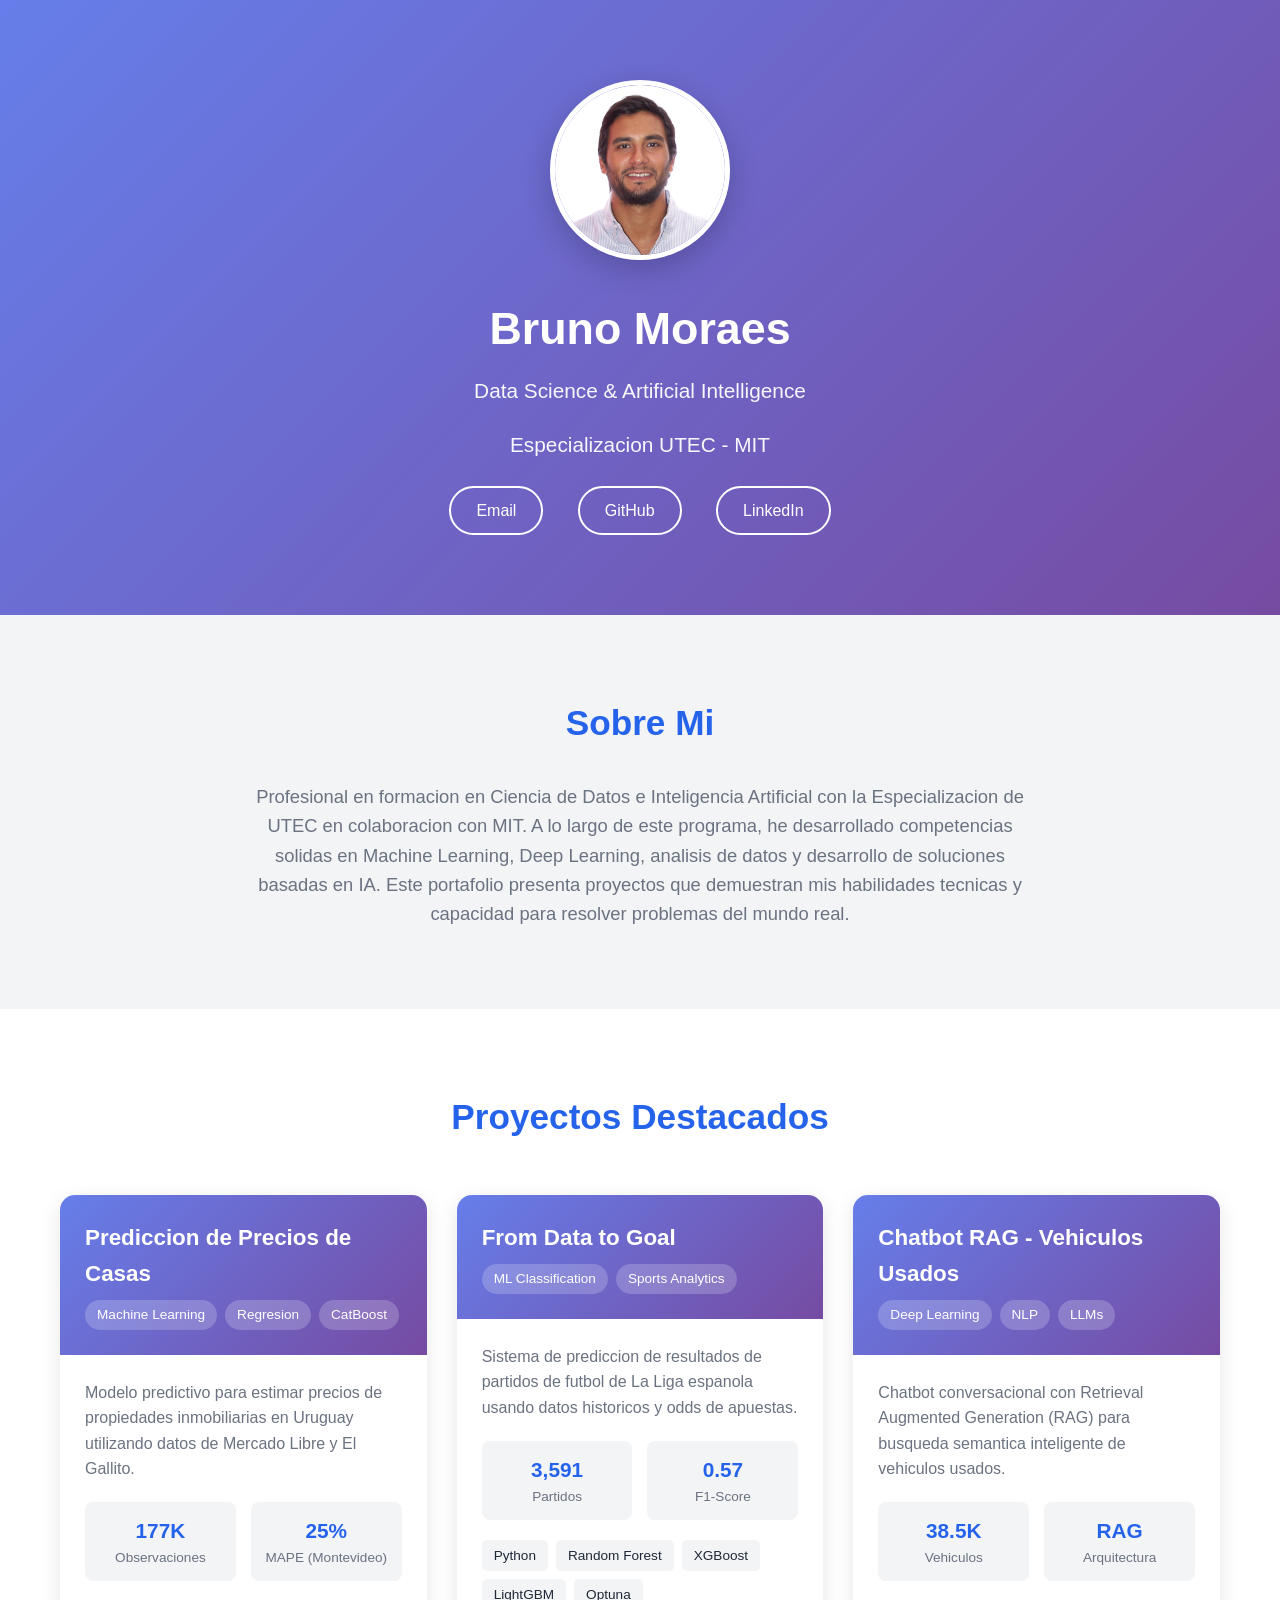
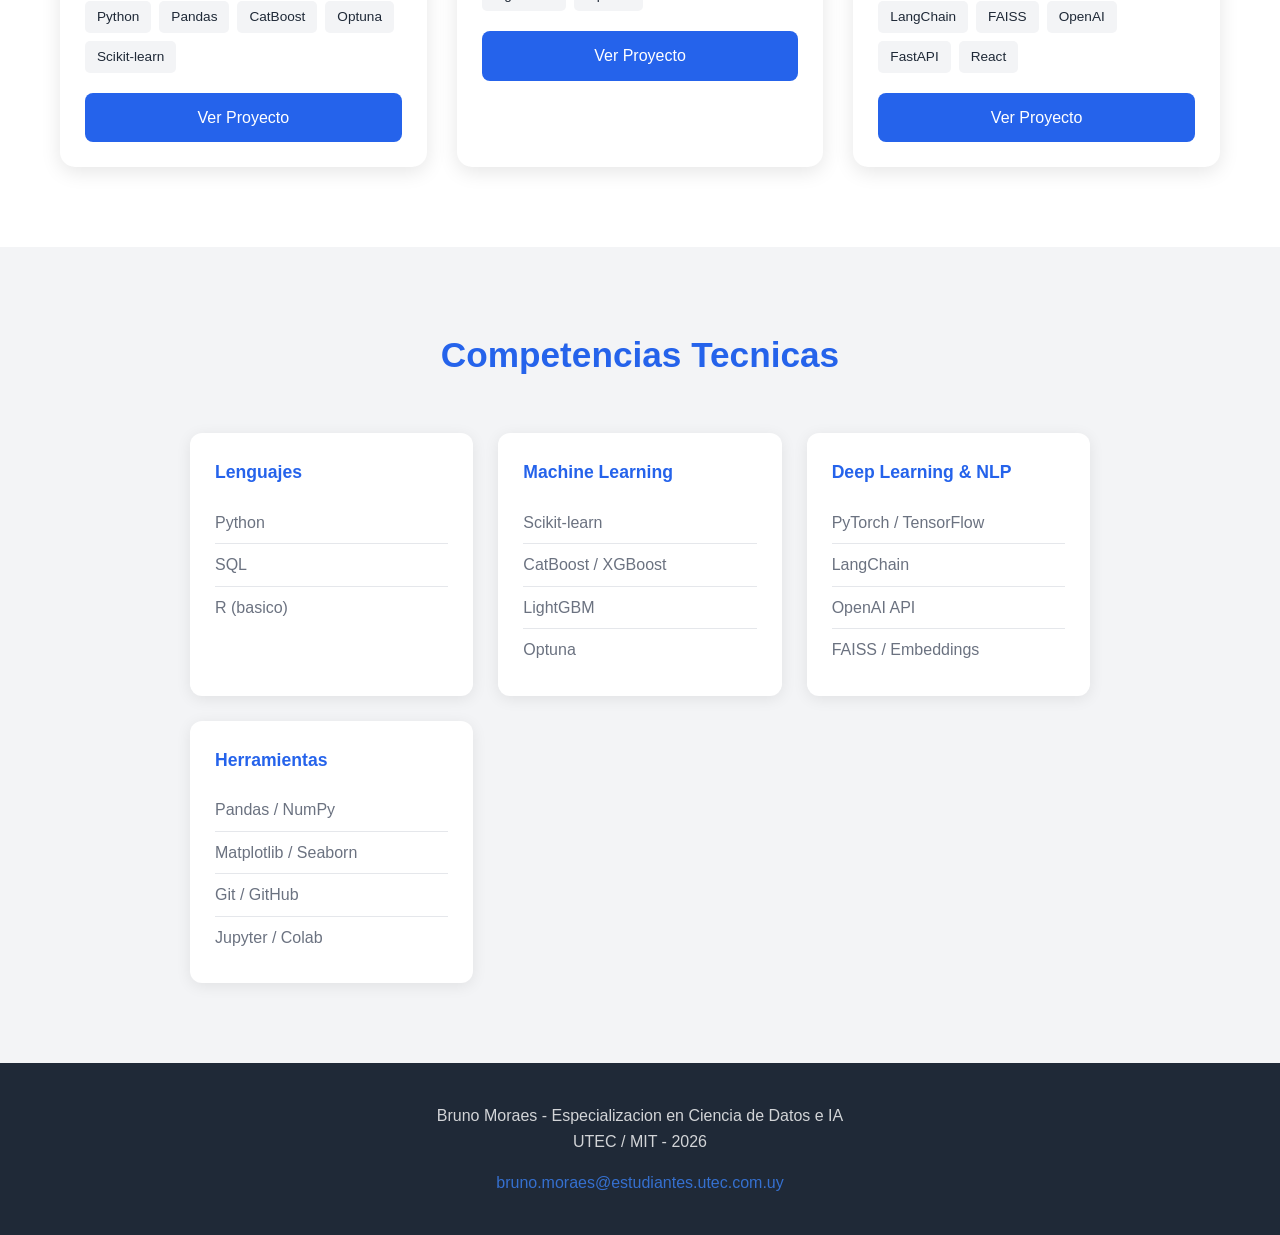
<file: index.html>
<!DOCTYPE html>
<html lang="es">
<head>
    <meta charset="UTF-8">
    <meta name="viewport" content="width=device-width, initial-scale=1.0">
    <title>Bruno Moraes | Data Science & AI Portfolio</title>
    <link rel="stylesheet" href="assets/css/style.css">
    <link rel="icon" type="image/x-icon" href="assets/images/favicon.ico">
</head>
<body>
    <!-- Header -->
    <header>
        <div class="container">
            <img src="assets/images/profile.jpg" alt="Bruno Moraes" class="profile-img">
            <h1>Bruno Moraes</h1>
            <p class="subtitle">Data Science & Artificial Intelligence</p>
            <p class="subtitle">Especializacion UTEC - MIT</p>
            <div class="social-links">
                <a href="mailto:bruno.moraes@estudiantes.utec.com.uy">Email</a>
                <a href="https://github.com/brunomorach" target="_blank">GitHub</a>
                <a href="https://www.linkedin.com/in/bruno-moraes-cheguhem-1249757a" target="_blank">LinkedIn</a>
            </div>
        </div>
    </header>

    <!-- About Section -->
    <section class="about">
        <div class="container">
            <h2>Sobre Mi</h2>
            <p>
                Profesional en formacion en Ciencia de Datos e Inteligencia Artificial con la
                Especializacion de UTEC en colaboracion con MIT. A lo largo de este programa,
                he desarrollado competencias solidas en Machine Learning, Deep Learning,
                analisis de datos y desarrollo de soluciones basadas en IA. Este portafolio
                presenta proyectos que demuestran mis habilidades tecnicas y capacidad para
                resolver problemas del mundo real.
            </p>
        </div>
    </section>

    <!-- Projects Section -->
    <section class="projects">
        <div class="container">
            <h2>Proyectos Destacados</h2>
            <div class="project-grid">

                <!-- Project 1: House Price Prediction -->
                <div class="project-card">
                    <div class="project-header">
                        <h3>Prediccion de Precios de Casas</h3>
                        <div class="project-tags">
                            <span>Machine Learning</span>
                            <span>Regresion</span>
                            <span>CatBoost</span>
                        </div>
                    </div>
                    <div class="project-body">
                        <p>
                            Modelo predictivo para estimar precios de propiedades inmobiliarias
                            en Uruguay utilizando datos de Mercado Libre y El Gallito.
                        </p>
                        <div class="project-stats">
                            <div class="stat">
                                <div class="stat-value">177K</div>
                                <div class="stat-label">Observaciones</div>
                            </div>
                            <div class="stat">
                                <div class="stat-value">25%</div>
                                <div class="stat-label">MAPE (Montevideo)</div>
                            </div>
                        </div>
                        <div class="tech-stack">
                            <span>Python</span>
                            <span>Pandas</span>
                            <span>CatBoost</span>
                            <span>Optuna</span>
                            <span>Scikit-learn</span>
                        </div>
                        <a href="projects/prediccion-casas/" class="project-link">Ver Proyecto</a>
                    </div>
                </div>

                <!-- Project 2: Football Prediction -->
                <div class="project-card">
                    <div class="project-header">
                        <h3>From Data to Goal</h3>
                        <div class="project-tags">
                            <span>ML Classification</span>
                            <span>Sports Analytics</span>
                        </div>
                    </div>
                    <div class="project-body">
                        <p>
                            Sistema de prediccion de resultados de partidos de futbol de
                            La Liga espanola usando datos historicos y odds de apuestas.
                        </p>
                        <div class="project-stats">
                            <div class="stat">
                                <div class="stat-value">3,591</div>
                                <div class="stat-label">Partidos</div>
                            </div>
                            <div class="stat">
                                <div class="stat-value">0.57</div>
                                <div class="stat-label">F1-Score</div>
                            </div>
                        </div>
                        <div class="tech-stack">
                            <span>Python</span>
                            <span>Random Forest</span>
                            <span>XGBoost</span>
                            <span>LightGBM</span>
                            <span>Optuna</span>
                        </div>
                        <a href="projects/football-prediction/" class="project-link">Ver Proyecto</a>
                    </div>
                </div>

                <!-- Project 3: RAG Chatbot -->
                <div class="project-card">
                    <div class="project-header">
                        <h3>Chatbot RAG - Vehiculos Usados</h3>
                        <div class="project-tags">
                            <span>Deep Learning</span>
                            <span>NLP</span>
                            <span>LLMs</span>
                        </div>
                    </div>
                    <div class="project-body">
                        <p>
                            Chatbot conversacional con Retrieval Augmented Generation (RAG)
                            para busqueda semantica inteligente de vehiculos usados.
                        </p>
                        <div class="project-stats">
                            <div class="stat">
                                <div class="stat-value">38.5K</div>
                                <div class="stat-label">Vehiculos</div>
                            </div>
                            <div class="stat">
                                <div class="stat-value">RAG</div>
                                <div class="stat-label">Arquitectura</div>
                            </div>
                        </div>
                        <div class="tech-stack">
                            <span>LangChain</span>
                            <span>FAISS</span>
                            <span>OpenAI</span>
                            <span>FastAPI</span>
                            <span>React</span>
                        </div>
                        <a href="projects/chatbot-rag/" class="project-link">Ver Proyecto</a>
                    </div>
                </div>

            </div>
        </div>
    </section>

    <!-- Skills Section -->
    <section class="skills">
        <div class="container">
            <h2>Competencias Tecnicas</h2>
            <div class="skills-grid">
                <div class="skill-category">
                    <h4>Lenguajes</h4>
                    <ul>
                        <li>Python</li>
                        <li>SQL</li>
                        <li>R (basico)</li>
                    </ul>
                </div>
                <div class="skill-category">
                    <h4>Machine Learning</h4>
                    <ul>
                        <li>Scikit-learn</li>
                        <li>CatBoost / XGBoost</li>
                        <li>LightGBM</li>
                        <li>Optuna</li>
                    </ul>
                </div>
                <div class="skill-category">
                    <h4>Deep Learning & NLP</h4>
                    <ul>
                        <li>PyTorch / TensorFlow</li>
                        <li>LangChain</li>
                        <li>OpenAI API</li>
                        <li>FAISS / Embeddings</li>
                    </ul>
                </div>
                <div class="skill-category">
                    <h4>Herramientas</h4>
                    <ul>
                        <li>Pandas / NumPy</li>
                        <li>Matplotlib / Seaborn</li>
                        <li>Git / GitHub</li>
                        <li>Jupyter / Colab</li>
                    </ul>
                </div>
            </div>
        </div>
    </section>

    <!-- Footer -->
    <footer>
        <div class="container">
            <p>Bruno Moraes - Especializacion en Ciencia de Datos e IA</p>
            <p>UTEC / MIT - 2026</p>
            <p style="margin-top: 15px;">
                <a href="mailto:bruno.moraes@estudiantes.utec.com.uy">bruno.moraes@estudiantes.utec.com.uy</a>
            </p>
        </div>
    </footer>
</body>
</html>
</file>
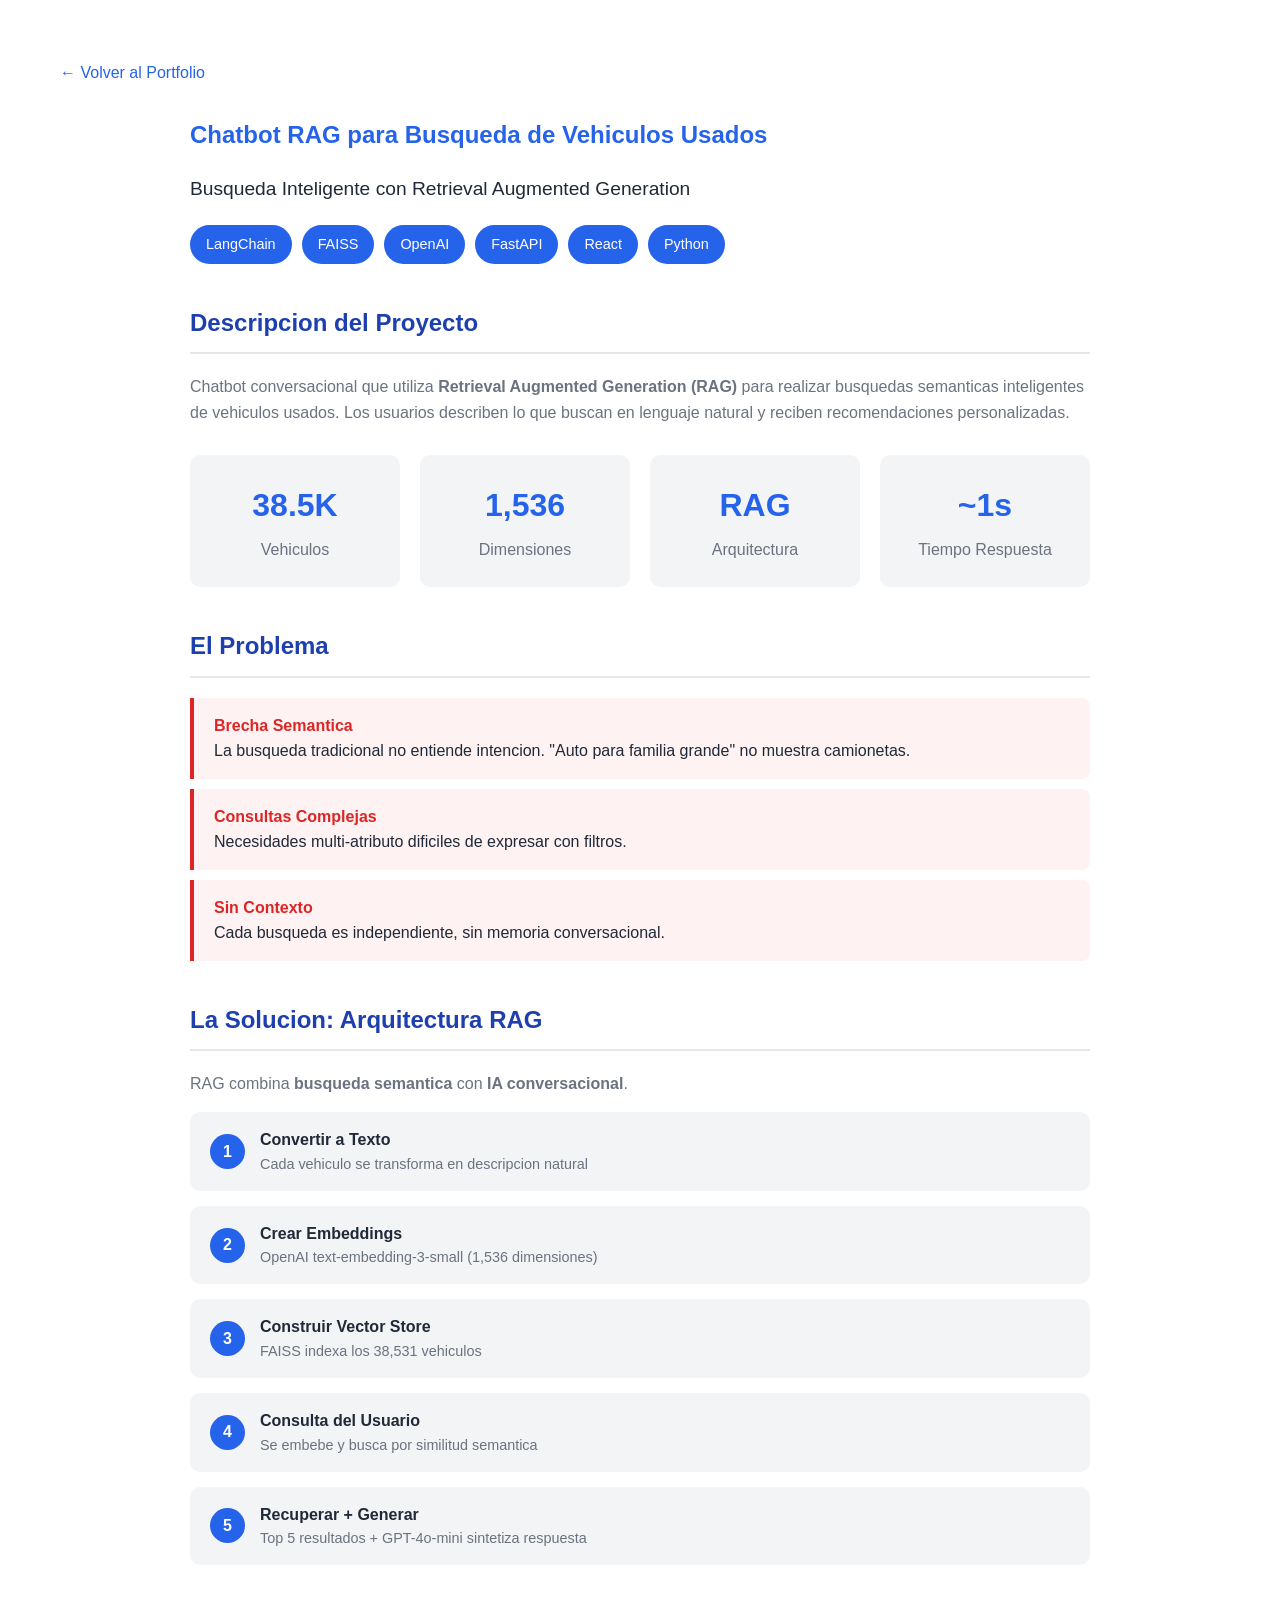
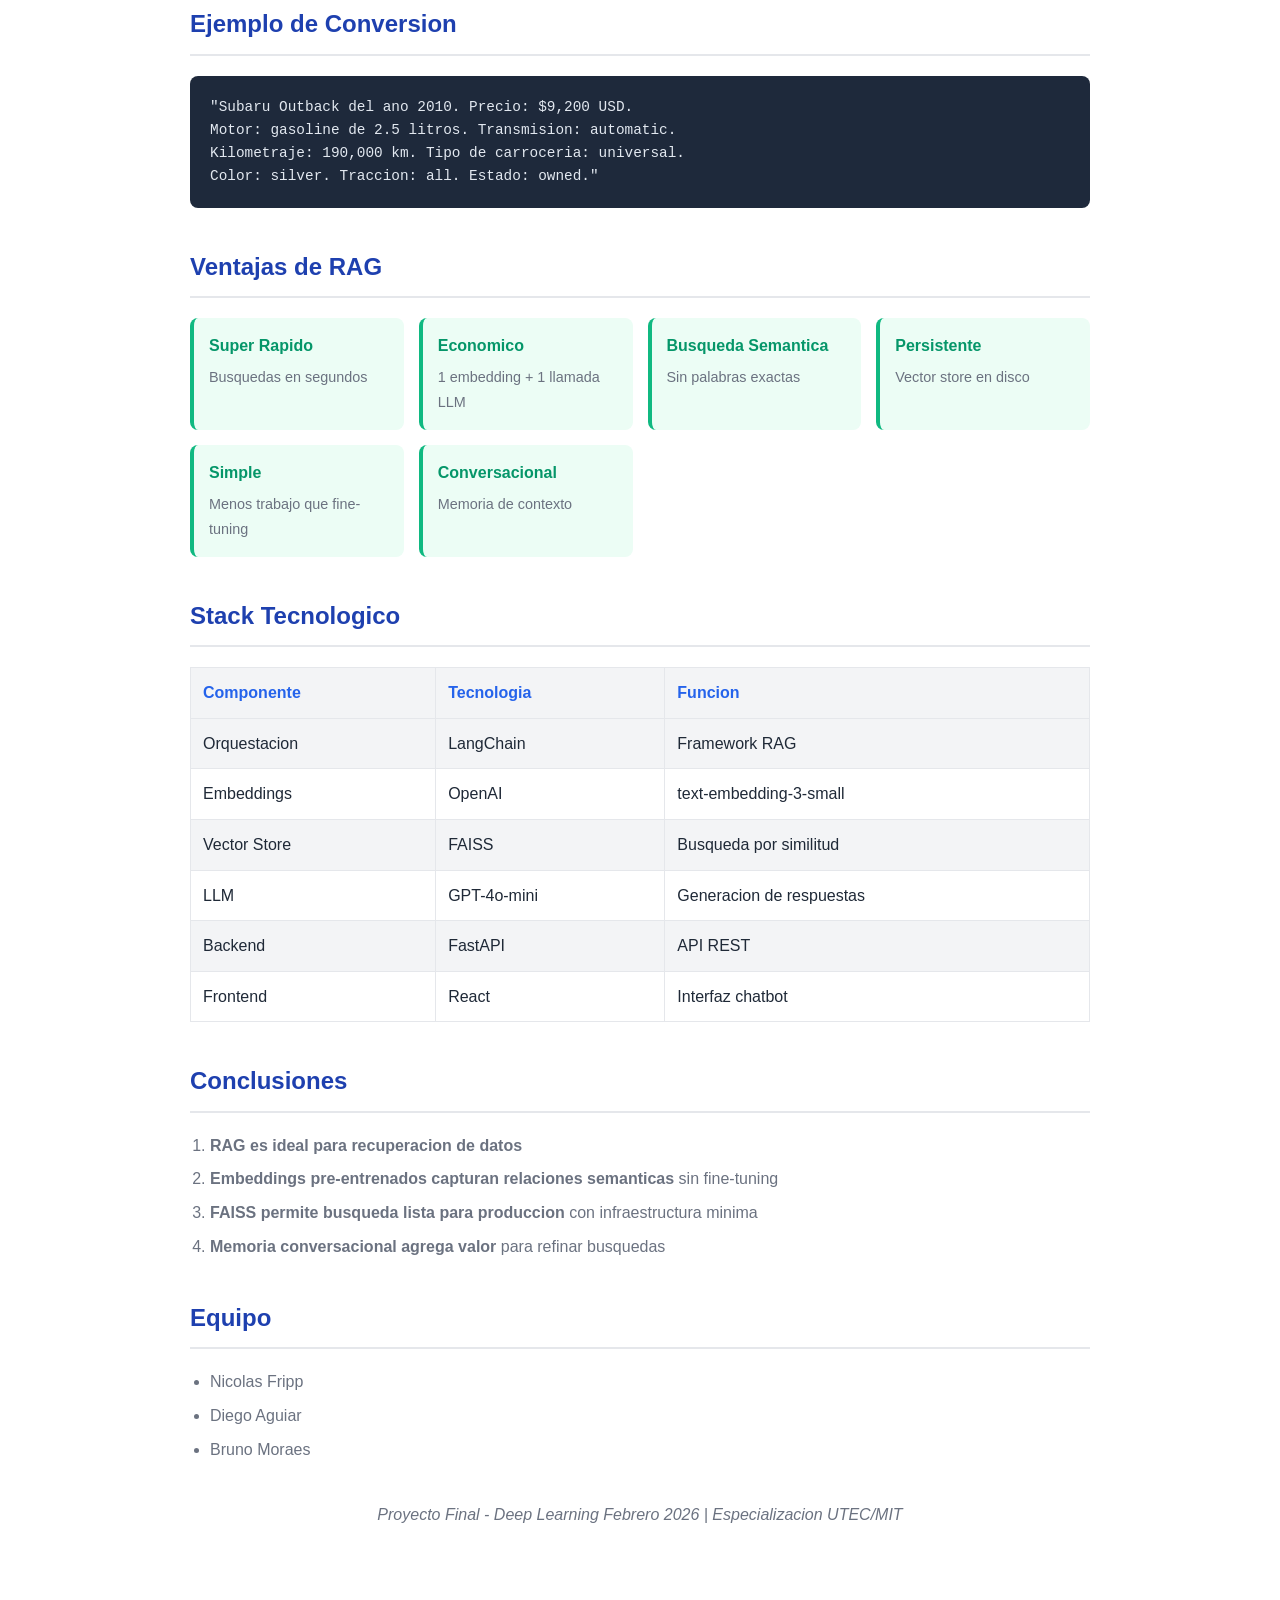
<file: projects/chatbot-rag/index.html>
<!DOCTYPE html>
<html lang="es">
<head>
    <meta charset="UTF-8">
    <meta name="viewport" content="width=device-width, initial-scale=1.0">
    <title>Chatbot RAG | Bruno Moraes Portfolio</title>
    <link rel="stylesheet" href="../../assets/css/style.css">
    <style>
        .project-detail {
            padding: 60px 0;
        }
        .back-link {
            display: inline-block;
            margin-bottom: 30px;
            color: var(--primary-color);
            text-decoration: none;
        }
        .back-link:hover {
            text-decoration: underline;
        }
        .project-content {
            max-width: 900px;
            margin: 0 auto;
        }
        .project-content h1 {
            color: var(--primary-color);
            margin-bottom: 20px;
        }
        .project-content h2 {
            color: var(--secondary-color);
            margin-top: 40px;
            margin-bottom: 20px;
            border-bottom: 2px solid var(--border-color);
            padding-bottom: 10px;
        }
        .project-content h3 {
            color: var(--text-color);
            margin-top: 25px;
            margin-bottom: 15px;
        }
        .project-content p {
            color: var(--text-light);
            margin-bottom: 15px;
        }
        .project-content ul, .project-content ol {
            color: var(--text-light);
            margin-left: 20px;
            margin-bottom: 20px;
        }
        .project-content li {
            margin-bottom: 8px;
        }
        .results-table {
            width: 100%;
            border-collapse: collapse;
            margin: 20px 0;
        }
        .results-table th, .results-table td {
            border: 1px solid var(--border-color);
            padding: 12px;
            text-align: left;
        }
        .results-table th {
            background: var(--bg-secondary);
            color: var(--primary-color);
        }
        .results-table tr:nth-child(even) {
            background: var(--bg-secondary);
        }
        .tech-badges {
            display: flex;
            flex-wrap: wrap;
            gap: 10px;
            margin: 20px 0;
        }
        .tech-badges span {
            background: var(--primary-color);
            color: white;
            padding: 8px 16px;
            border-radius: 20px;
            font-size: 0.9em;
        }
        .stats-grid {
            display: grid;
            grid-template-columns: repeat(auto-fit, minmax(150px, 1fr));
            gap: 20px;
            margin: 30px 0;
        }
        .stat-box {
            background: var(--bg-secondary);
            padding: 25px;
            border-radius: 10px;
            text-align: center;
        }
        .stat-box .value {
            font-size: 2em;
            font-weight: bold;
            color: var(--primary-color);
        }
        .stat-box .label {
            color: var(--text-light);
            margin-top: 5px;
        }
        .pipeline-step {
            display: flex;
            align-items: center;
            margin: 15px 0;
            background: var(--bg-secondary);
            padding: 15px 20px;
            border-radius: 10px;
        }
        .step-number {
            background: var(--primary-color);
            color: white;
            width: 35px;
            height: 35px;
            border-radius: 50%;
            display: flex;
            align-items: center;
            justify-content: center;
            font-weight: bold;
            margin-right: 15px;
            flex-shrink: 0;
        }
        .step-content {
            flex: 1;
        }
        .step-content strong {
            color: var(--text-color);
        }
        .step-content span {
            color: var(--text-light);
            display: block;
            font-size: 0.9em;
        }
        .problem-card {
            background: #fef2f2;
            border-left: 4px solid #dc2626;
            padding: 15px 20px;
            margin: 10px 0;
            border-radius: 0 8px 8px 0;
        }
        .problem-card strong {
            color: #dc2626;
        }
        .advantage-grid {
            display: grid;
            grid-template-columns: repeat(auto-fit, minmax(200px, 1fr));
            gap: 15px;
            margin: 20px 0;
        }
        .advantage-item {
            background: #ecfdf5;
            padding: 15px;
            border-radius: 8px;
            border-left: 4px solid #10b981;
        }
        .advantage-item strong {
            color: #059669;
            display: block;
            margin-bottom: 5px;
        }
        .advantage-item span {
            color: var(--text-light);
            font-size: 0.9em;
        }
        .code-example {
            background: #1e293b;
            color: #e2e8f0;
            padding: 20px;
            border-radius: 8px;
            margin: 20px 0;
            font-family: 'Courier New', monospace;
            font-size: 0.9em;
            overflow-x: auto;
        }
        .architecture-diagram {
            background: var(--bg-secondary);
            padding: 30px;
            border-radius: 10px;
            text-align: center;
            margin: 20px 0;
        }
        .arch-row {
            display: flex;
            justify-content: center;
            gap: 20px;
            margin: 15px 0;
            flex-wrap: wrap;
        }
        .arch-box {
            background: white;
            border: 2px solid var(--primary-color);
            padding: 15px 25px;
            border-radius: 8px;
            min-width: 140px;
        }
        .arch-box.highlight {
            background: var(--primary-color);
            color: white;
        }
        .arch-arrow {
            font-size: 1.5em;
            color: var(--primary-color);
        }
    </style>
</head>
<body>
    <section class="project-detail">
        <div class="container">
            <a href="../../index.html" class="back-link">&larr; Volver al Portfolio</a>

            <div class="project-content">
                <h1>Chatbot RAG para Busqueda de Vehiculos Usados</h1>
                <p style="font-size: 1.2em; color: var(--text-color);">
                    Busqueda Inteligente con Retrieval Augmented Generation
                </p>

                <div class="tech-badges">
                    <span>LangChain</span>
                    <span>FAISS</span>
                    <span>OpenAI</span>
                    <span>FastAPI</span>
                    <span>React</span>
                    <span>Python</span>
                </div>

                <h2>Descripcion del Proyecto</h2>
                <p>
                    Chatbot conversacional que utiliza <strong>Retrieval Augmented Generation (RAG)</strong>
                    para realizar busquedas semanticas inteligentes de vehiculos usados. Los usuarios
                    describen lo que buscan en lenguaje natural y reciben recomendaciones personalizadas.
                </p>

                <div class="stats-grid">
                    <div class="stat-box">
                        <div class="value">38.5K</div>
                        <div class="label">Vehiculos</div>
                    </div>
                    <div class="stat-box">
                        <div class="value">1,536</div>
                        <div class="label">Dimensiones</div>
                    </div>
                    <div class="stat-box">
                        <div class="value">RAG</div>
                        <div class="label">Arquitectura</div>
                    </div>
                    <div class="stat-box">
                        <div class="value">~1s</div>
                        <div class="label">Tiempo Respuesta</div>
                    </div>
                </div>

                <h2>El Problema</h2>
                <div class="problem-card">
                    <strong>Brecha Semantica</strong><br>
                    La busqueda tradicional no entiende intencion. "Auto para familia grande" no muestra camionetas.
                </div>
                <div class="problem-card">
                    <strong>Consultas Complejas</strong><br>
                    Necesidades multi-atributo dificiles de expresar con filtros.
                </div>
                <div class="problem-card">
                    <strong>Sin Contexto</strong><br>
                    Cada busqueda es independiente, sin memoria conversacional.
                </div>

                <h2>La Solucion: Arquitectura RAG</h2>
                <p>
                    RAG combina <strong>busqueda semantica</strong> con <strong>IA conversacional</strong>.
                </p>

                <div class="pipeline-step">
                    <div class="step-number">1</div>
                    <div class="step-content">
                        <strong>Convertir a Texto</strong>
                        <span>Cada vehiculo se transforma en descripcion natural</span>
                    </div>
                </div>
                <div class="pipeline-step">
                    <div class="step-number">2</div>
                    <div class="step-content">
                        <strong>Crear Embeddings</strong>
                        <span>OpenAI text-embedding-3-small (1,536 dimensiones)</span>
                    </div>
                </div>
                <div class="pipeline-step">
                    <div class="step-number">3</div>
                    <div class="step-content">
                        <strong>Construir Vector Store</strong>
                        <span>FAISS indexa los 38,531 vehiculos</span>
                    </div>
                </div>
                <div class="pipeline-step">
                    <div class="step-number">4</div>
                    <div class="step-content">
                        <strong>Consulta del Usuario</strong>
                        <span>Se embebe y busca por similitud semantica</span>
                    </div>
                </div>
                <div class="pipeline-step">
                    <div class="step-number">5</div>
                    <div class="step-content">
                        <strong>Recuperar + Generar</strong>
                        <span>Top 5 resultados + GPT-4o-mini sintetiza respuesta</span>
                    </div>
                </div>

                <h2>Ejemplo de Conversion</h2>
                <div class="code-example">
                    "Subaru Outback del ano 2010. Precio: $9,200 USD.<br>
                    Motor: gasoline de 2.5 litros. Transmision: automatic.<br>
                    Kilometraje: 190,000 km. Tipo de carroceria: universal.<br>
                    Color: silver. Traccion: all. Estado: owned."
                </div>

                <h2>Ventajas de RAG</h2>
                <div class="advantage-grid">
                    <div class="advantage-item">
                        <strong>Super Rapido</strong>
                        <span>Busquedas en segundos</span>
                    </div>
                    <div class="advantage-item">
                        <strong>Economico</strong>
                        <span>1 embedding + 1 llamada LLM</span>
                    </div>
                    <div class="advantage-item">
                        <strong>Busqueda Semantica</strong>
                        <span>Sin palabras exactas</span>
                    </div>
                    <div class="advantage-item">
                        <strong>Persistente</strong>
                        <span>Vector store en disco</span>
                    </div>
                    <div class="advantage-item">
                        <strong>Simple</strong>
                        <span>Menos trabajo que fine-tuning</span>
                    </div>
                    <div class="advantage-item">
                        <strong>Conversacional</strong>
                        <span>Memoria de contexto</span>
                    </div>
                </div>

                <h2>Stack Tecnologico</h2>
                <table class="results-table">
                    <tr>
                        <th>Componente</th>
                        <th>Tecnologia</th>
                        <th>Funcion</th>
                    </tr>
                    <tr>
                        <td>Orquestacion</td>
                        <td>LangChain</td>
                        <td>Framework RAG</td>
                    </tr>
                    <tr>
                        <td>Embeddings</td>
                        <td>OpenAI</td>
                        <td>text-embedding-3-small</td>
                    </tr>
                    <tr>
                        <td>Vector Store</td>
                        <td>FAISS</td>
                        <td>Busqueda por similitud</td>
                    </tr>
                    <tr>
                        <td>LLM</td>
                        <td>GPT-4o-mini</td>
                        <td>Generacion de respuestas</td>
                    </tr>
                    <tr>
                        <td>Backend</td>
                        <td>FastAPI</td>
                        <td>API REST</td>
                    </tr>
                    <tr>
                        <td>Frontend</td>
                        <td>React</td>
                        <td>Interfaz chatbot</td>
                    </tr>
                </table>

                <h2>Conclusiones</h2>
                <ol>
                    <li><strong>RAG es ideal para recuperacion de datos</strong></li>
                    <li><strong>Embeddings pre-entrenados capturan relaciones semanticas</strong> sin fine-tuning</li>
                    <li><strong>FAISS permite busqueda lista para produccion</strong> con infraestructura minima</li>
                    <li><strong>Memoria conversacional agrega valor</strong> para refinar busquedas</li>
                </ol>

                <h2>Equipo</h2>
                <ul>
                    <li>Nicolas Fripp</li>
                    <li>Diego Aguiar</li>
                    <li>Bruno Moraes</li>
                </ul>

                <p style="margin-top: 40px; text-align: center; color: var(--text-light);">
                    <em>Proyecto Final - Deep Learning Febrero 2026 | Especializacion UTEC/MIT</em>
                </p>
            </div>
        </div>
    </section>
</body>
</html>
</file>
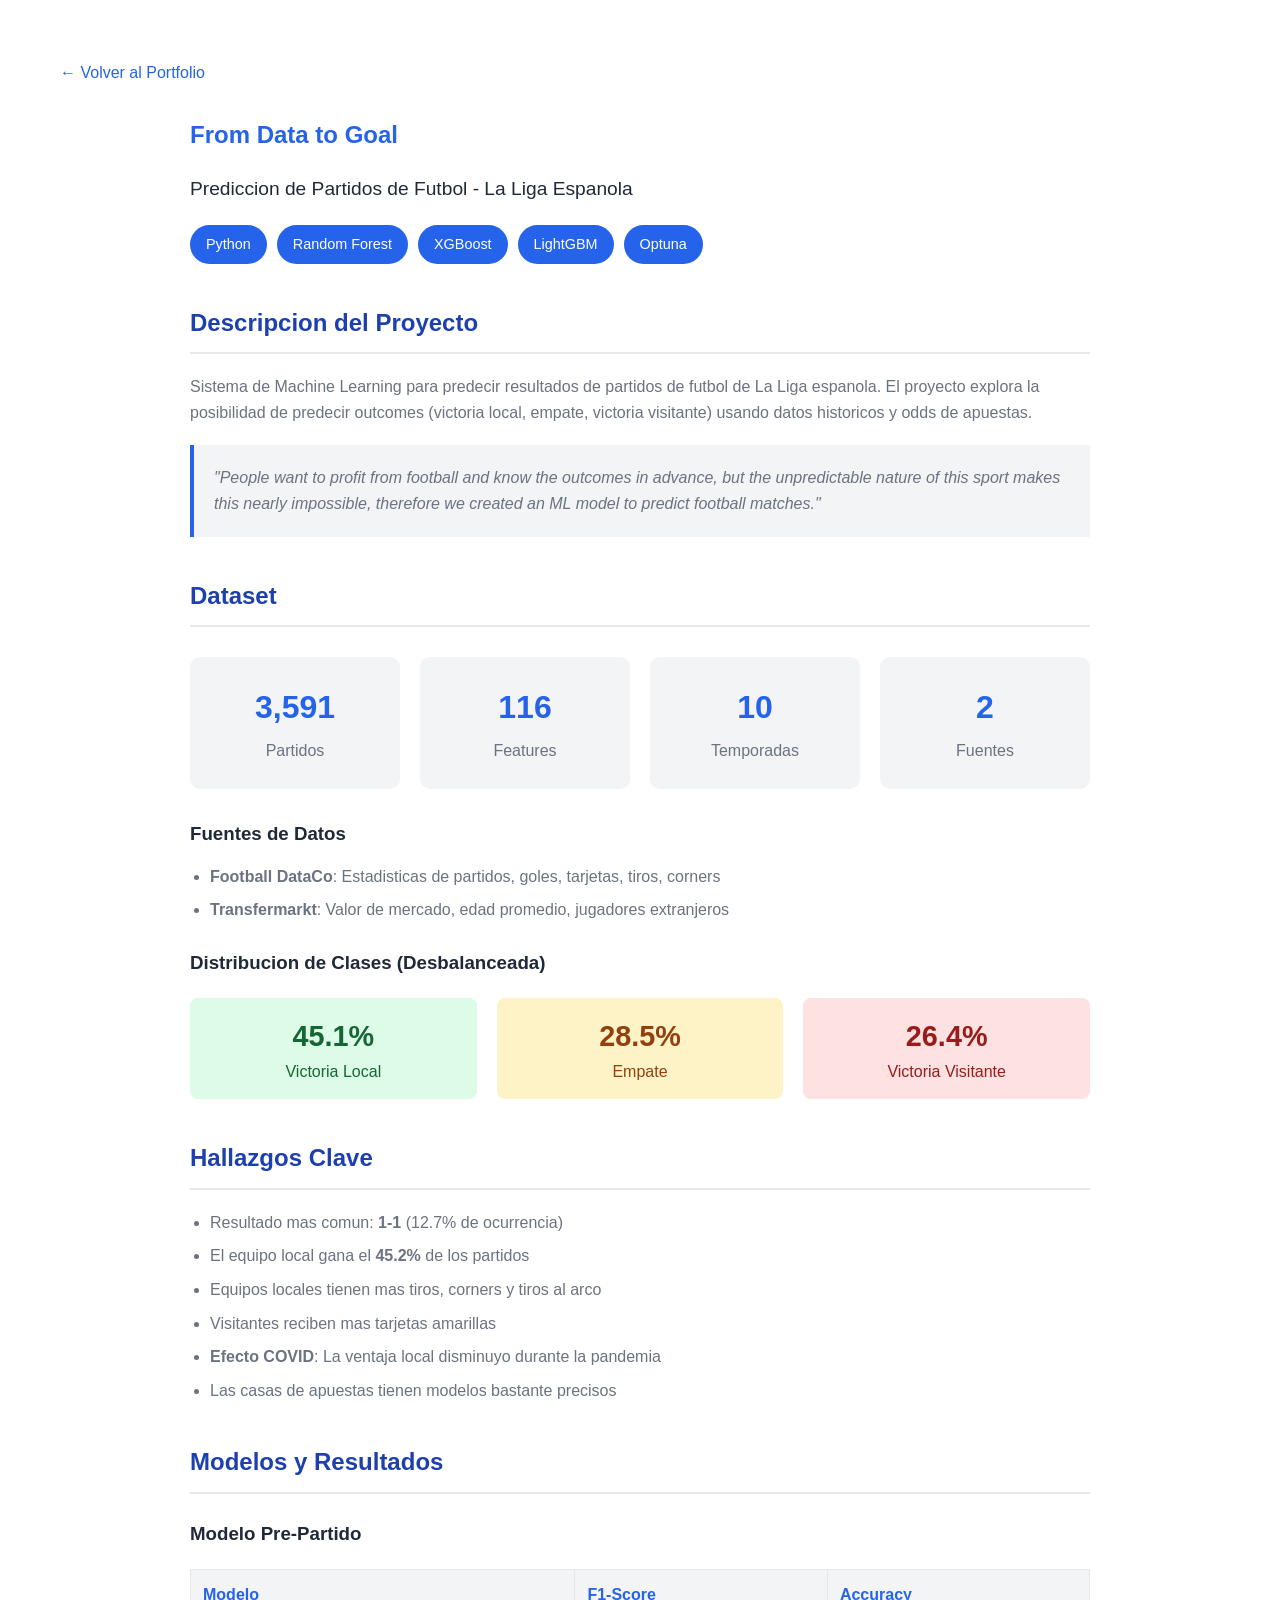
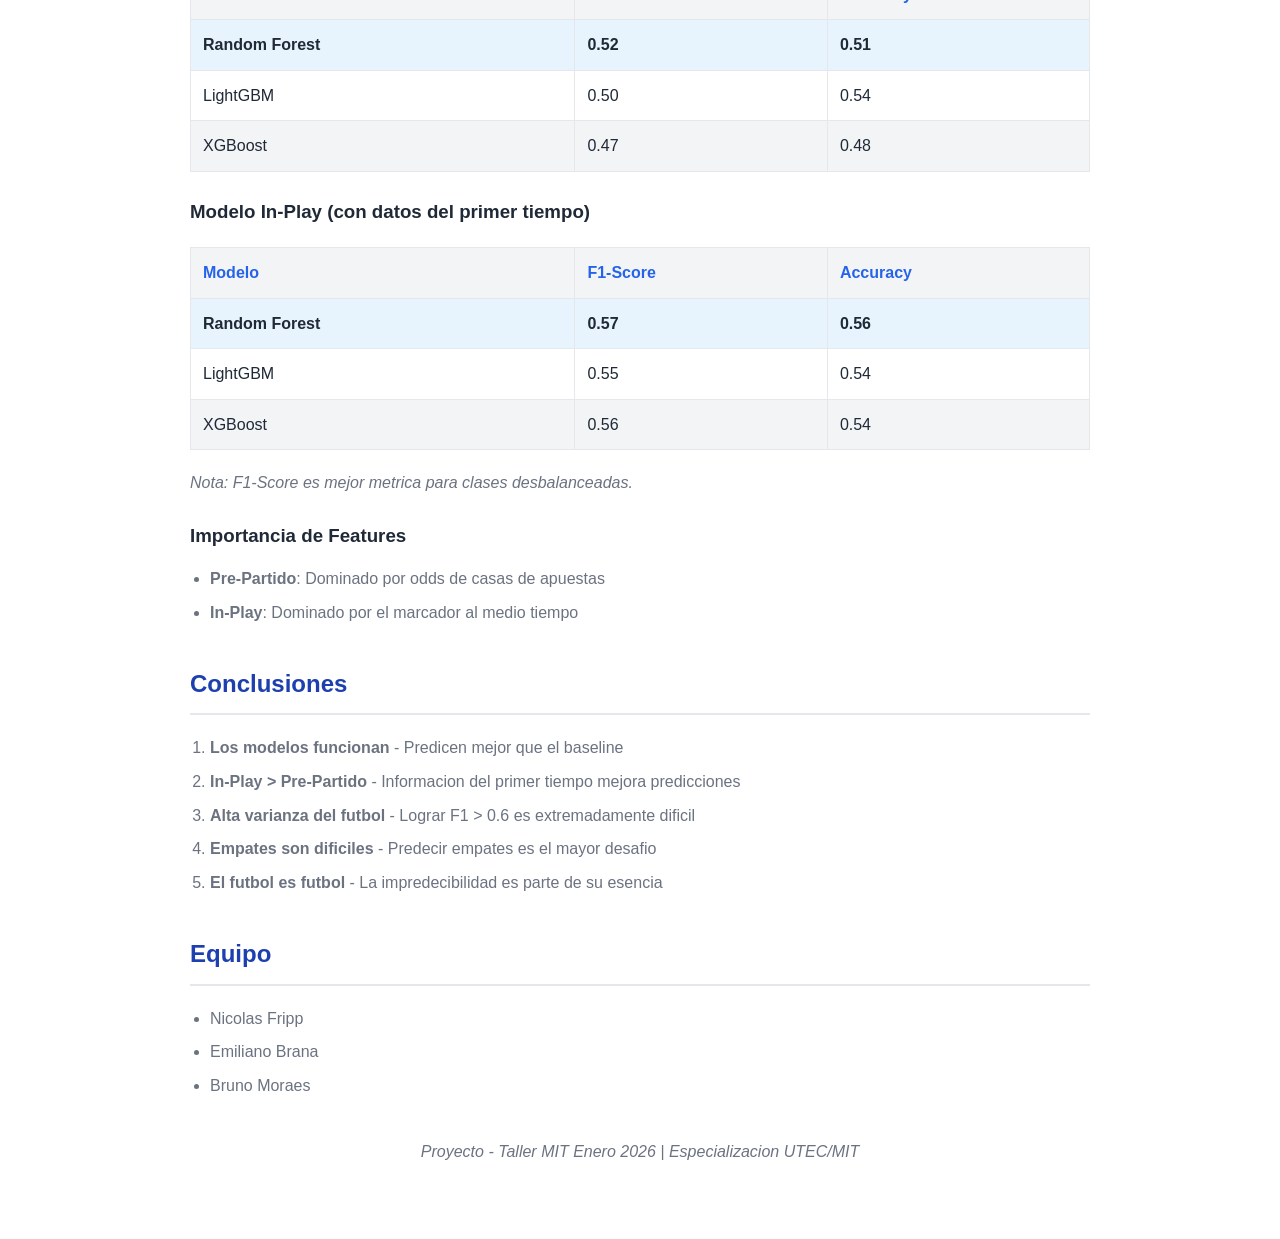
<file: projects/football-prediction/index.html>
<!DOCTYPE html>
<html lang="es">
<head>
    <meta charset="UTF-8">
    <meta name="viewport" content="width=device-width, initial-scale=1.0">
    <title>From Data to Goal | Bruno Moraes Portfolio</title>
    <link rel="stylesheet" href="../../assets/css/style.css">
    <style>
        .project-detail {
            padding: 60px 0;
        }
        .back-link {
            display: inline-block;
            margin-bottom: 30px;
            color: var(--primary-color);
            text-decoration: none;
        }
        .back-link:hover {
            text-decoration: underline;
        }
        .project-content {
            max-width: 900px;
            margin: 0 auto;
        }
        .project-content h1 {
            color: var(--primary-color);
            margin-bottom: 20px;
        }
        .project-content h2 {
            color: var(--secondary-color);
            margin-top: 40px;
            margin-bottom: 20px;
            border-bottom: 2px solid var(--border-color);
            padding-bottom: 10px;
        }
        .project-content h3 {
            color: var(--text-color);
            margin-top: 25px;
            margin-bottom: 15px;
        }
        .project-content p {
            color: var(--text-light);
            margin-bottom: 15px;
        }
        .project-content ul, .project-content ol {
            color: var(--text-light);
            margin-left: 20px;
            margin-bottom: 20px;
        }
        .project-content li {
            margin-bottom: 8px;
        }
        .results-table {
            width: 100%;
            border-collapse: collapse;
            margin: 20px 0;
        }
        .results-table th, .results-table td {
            border: 1px solid var(--border-color);
            padding: 12px;
            text-align: left;
        }
        .results-table th {
            background: var(--bg-secondary);
            color: var(--primary-color);
        }
        .results-table tr:nth-child(even) {
            background: var(--bg-secondary);
        }
        .highlight-row {
            background: #e8f4fd !important;
            font-weight: bold;
        }
        .tech-badges {
            display: flex;
            flex-wrap: wrap;
            gap: 10px;
            margin: 20px 0;
        }
        .tech-badges span {
            background: var(--primary-color);
            color: white;
            padding: 8px 16px;
            border-radius: 20px;
            font-size: 0.9em;
        }
        .stats-grid {
            display: grid;
            grid-template-columns: repeat(auto-fit, minmax(150px, 1fr));
            gap: 20px;
            margin: 30px 0;
        }
        .stat-box {
            background: var(--bg-secondary);
            padding: 25px;
            border-radius: 10px;
            text-align: center;
        }
        .stat-box .value {
            font-size: 2em;
            font-weight: bold;
            color: var(--primary-color);
        }
        .stat-box .label {
            color: var(--text-light);
            margin-top: 5px;
        }
        .quote-box {
            background: var(--bg-secondary);
            border-left: 4px solid var(--primary-color);
            padding: 20px;
            margin: 20px 0;
            font-style: italic;
            color: var(--text-light);
        }
        .class-distribution {
            display: flex;
            gap: 20px;
            margin: 20px 0;
            flex-wrap: wrap;
        }
        .class-item {
            flex: 1;
            min-width: 120px;
            text-align: center;
            padding: 15px;
            border-radius: 8px;
        }
        .class-item.home {
            background: #dcfce7;
            color: #166534;
        }
        .class-item.draw {
            background: #fef3c7;
            color: #92400e;
        }
        .class-item.away {
            background: #fee2e2;
            color: #991b1b;
        }
        .class-item .percent {
            font-size: 1.8em;
            font-weight: bold;
        }
    </style>
</head>
<body>
    <section class="project-detail">
        <div class="container">
            <a href="../../index.html" class="back-link">&larr; Volver al Portfolio</a>

            <div class="project-content">
                <h1>From Data to Goal</h1>
                <p style="font-size: 1.2em; color: var(--text-color);">Prediccion de Partidos de Futbol - La Liga Espanola</p>

                <div class="tech-badges">
                    <span>Python</span>
                    <span>Random Forest</span>
                    <span>XGBoost</span>
                    <span>LightGBM</span>
                    <span>Optuna</span>
                </div>

                <h2>Descripcion del Proyecto</h2>
                <p>
                    Sistema de Machine Learning para predecir resultados de partidos de futbol de
                    La Liga espanola. El proyecto explora la posibilidad de predecir outcomes
                    (victoria local, empate, victoria visitante) usando datos historicos y odds de apuestas.
                </p>

                <div class="quote-box">
                    "People want to profit from football and know the outcomes in advance, but the
                    unpredictable nature of this sport makes this nearly impossible, therefore we
                    created an ML model to predict football matches."
                </div>

                <h2>Dataset</h2>

                <div class="stats-grid">
                    <div class="stat-box">
                        <div class="value">3,591</div>
                        <div class="label">Partidos</div>
                    </div>
                    <div class="stat-box">
                        <div class="value">116</div>
                        <div class="label">Features</div>
                    </div>
                    <div class="stat-box">
                        <div class="value">10</div>
                        <div class="label">Temporadas</div>
                    </div>
                    <div class="stat-box">
                        <div class="value">2</div>
                        <div class="label">Fuentes</div>
                    </div>
                </div>

                <h3>Fuentes de Datos</h3>
                <ul>
                    <li><strong>Football DataCo</strong>: Estadisticas de partidos, goles, tarjetas, tiros, corners</li>
                    <li><strong>Transfermarkt</strong>: Valor de mercado, edad promedio, jugadores extranjeros</li>
                </ul>

                <h3>Distribucion de Clases (Desbalanceada)</h3>
                <div class="class-distribution">
                    <div class="class-item home">
                        <div class="percent">45.1%</div>
                        <div>Victoria Local</div>
                    </div>
                    <div class="class-item draw">
                        <div class="percent">28.5%</div>
                        <div>Empate</div>
                    </div>
                    <div class="class-item away">
                        <div class="percent">26.4%</div>
                        <div>Victoria Visitante</div>
                    </div>
                </div>

                <h2>Hallazgos Clave</h2>
                <ul>
                    <li>Resultado mas comun: <strong>1-1</strong> (12.7% de ocurrencia)</li>
                    <li>El equipo local gana el <strong>45.2%</strong> de los partidos</li>
                    <li>Equipos locales tienen mas tiros, corners y tiros al arco</li>
                    <li>Visitantes reciben mas tarjetas amarillas</li>
                    <li><strong>Efecto COVID</strong>: La ventaja local disminuyo durante la pandemia</li>
                    <li>Las casas de apuestas tienen modelos bastante precisos</li>
                </ul>

                <h2>Modelos y Resultados</h2>

                <h3>Modelo Pre-Partido</h3>
                <table class="results-table">
                    <tr>
                        <th>Modelo</th>
                        <th>F1-Score</th>
                        <th>Accuracy</th>
                    </tr>
                    <tr class="highlight-row">
                        <td>Random Forest</td>
                        <td>0.52</td>
                        <td>0.51</td>
                    </tr>
                    <tr>
                        <td>LightGBM</td>
                        <td>0.50</td>
                        <td>0.54</td>
                    </tr>
                    <tr>
                        <td>XGBoost</td>
                        <td>0.47</td>
                        <td>0.48</td>
                    </tr>
                </table>

                <h3>Modelo In-Play (con datos del primer tiempo)</h3>
                <table class="results-table">
                    <tr>
                        <th>Modelo</th>
                        <th>F1-Score</th>
                        <th>Accuracy</th>
                    </tr>
                    <tr class="highlight-row">
                        <td>Random Forest</td>
                        <td>0.57</td>
                        <td>0.56</td>
                    </tr>
                    <tr>
                        <td>LightGBM</td>
                        <td>0.55</td>
                        <td>0.54</td>
                    </tr>
                    <tr>
                        <td>XGBoost</td>
                        <td>0.56</td>
                        <td>0.54</td>
                    </tr>
                </table>

                <p><em>Nota: F1-Score es mejor metrica para clases desbalanceadas.</em></p>

                <h3>Importancia de Features</h3>
                <ul>
                    <li><strong>Pre-Partido</strong>: Dominado por odds de casas de apuestas</li>
                    <li><strong>In-Play</strong>: Dominado por el marcador al medio tiempo</li>
                </ul>

                <h2>Conclusiones</h2>
                <ol>
                    <li><strong>Los modelos funcionan</strong> - Predicen mejor que el baseline</li>
                    <li><strong>In-Play > Pre-Partido</strong> - Informacion del primer tiempo mejora predicciones</li>
                    <li><strong>Alta varianza del futbol</strong> - Lograr F1 > 0.6 es extremadamente dificil</li>
                    <li><strong>Empates son dificiles</strong> - Predecir empates es el mayor desafio</li>
                    <li><strong>El futbol es futbol</strong> - La impredecibilidad es parte de su esencia</li>
                </ol>

                <h2>Equipo</h2>
                <ul>
                    <li>Nicolas Fripp</li>
                    <li>Emiliano Brana</li>
                    <li>Bruno Moraes</li>
                </ul>

                <p style="margin-top: 40px; text-align: center; color: var(--text-light);">
                    <em>Proyecto - Taller MIT Enero 2026 | Especializacion UTEC/MIT</em>
                </p>
            </div>
        </div>
    </section>
</body>
</html>
</file>
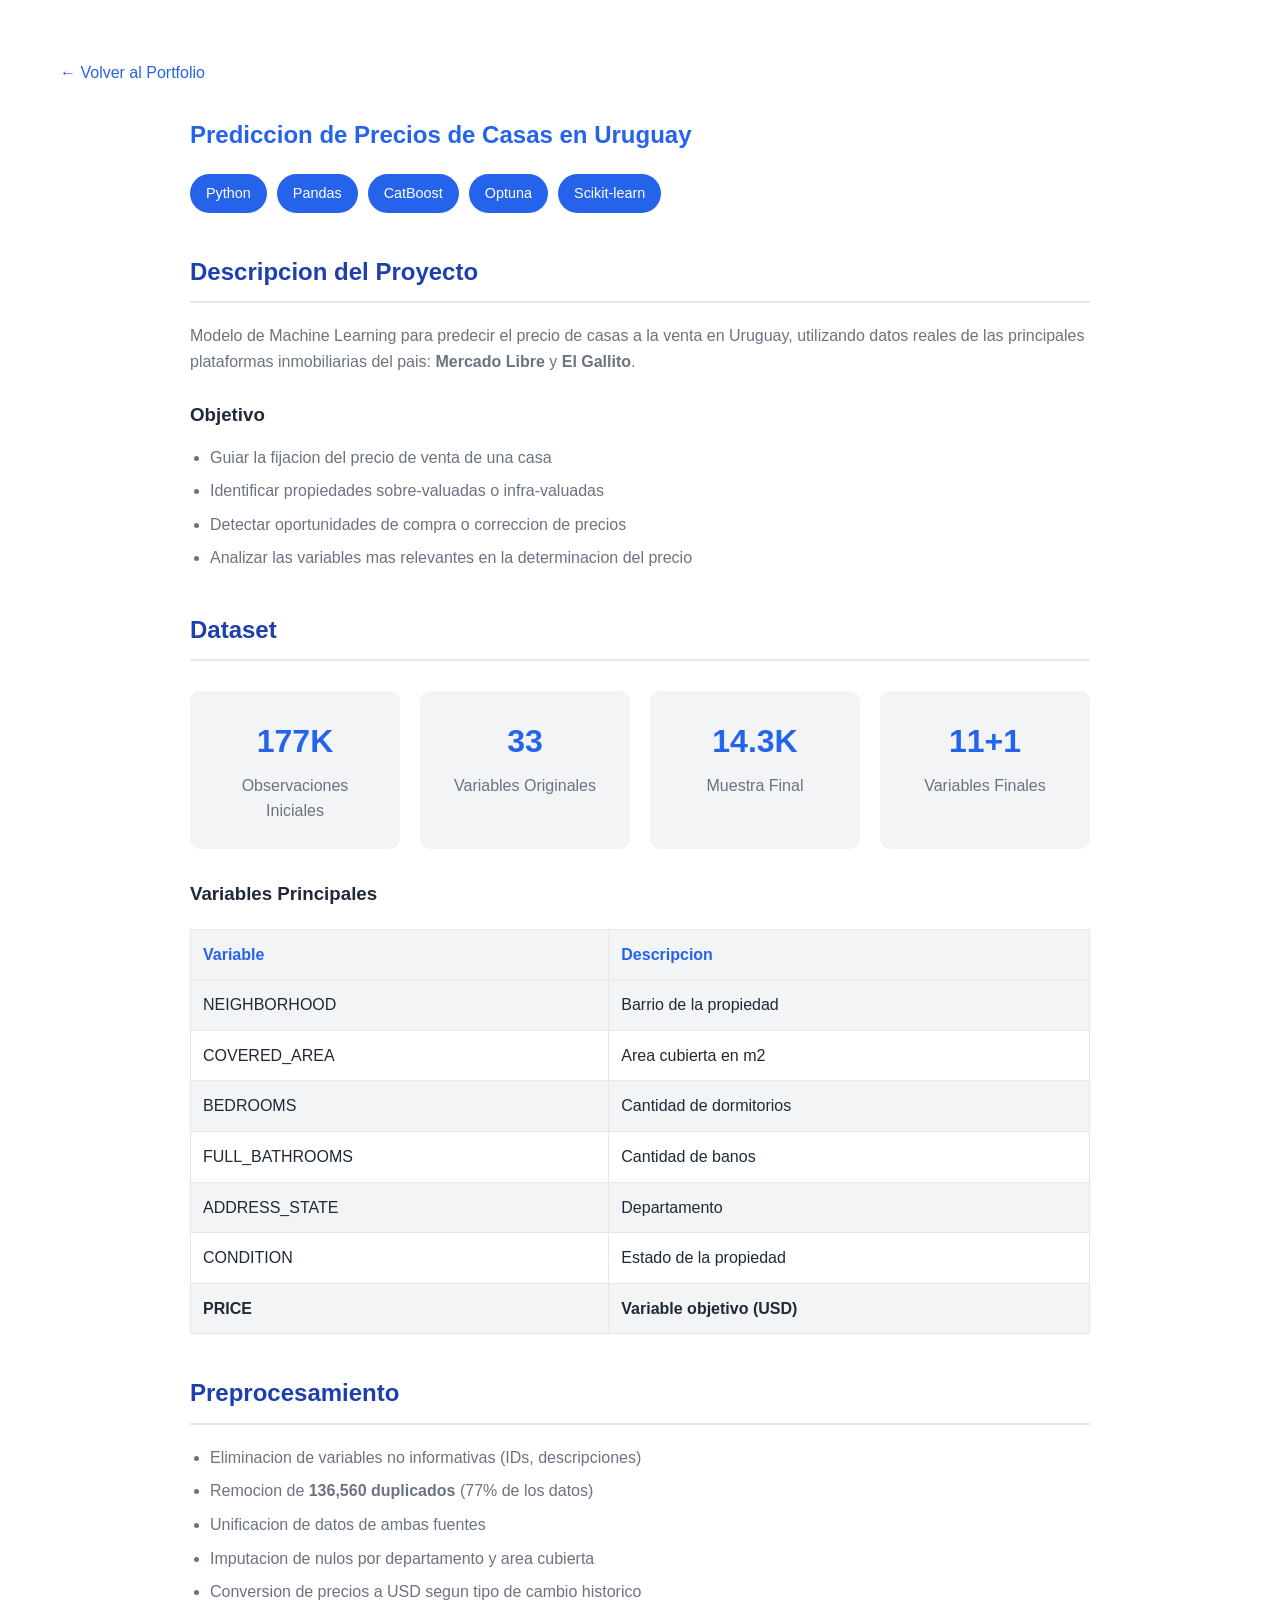
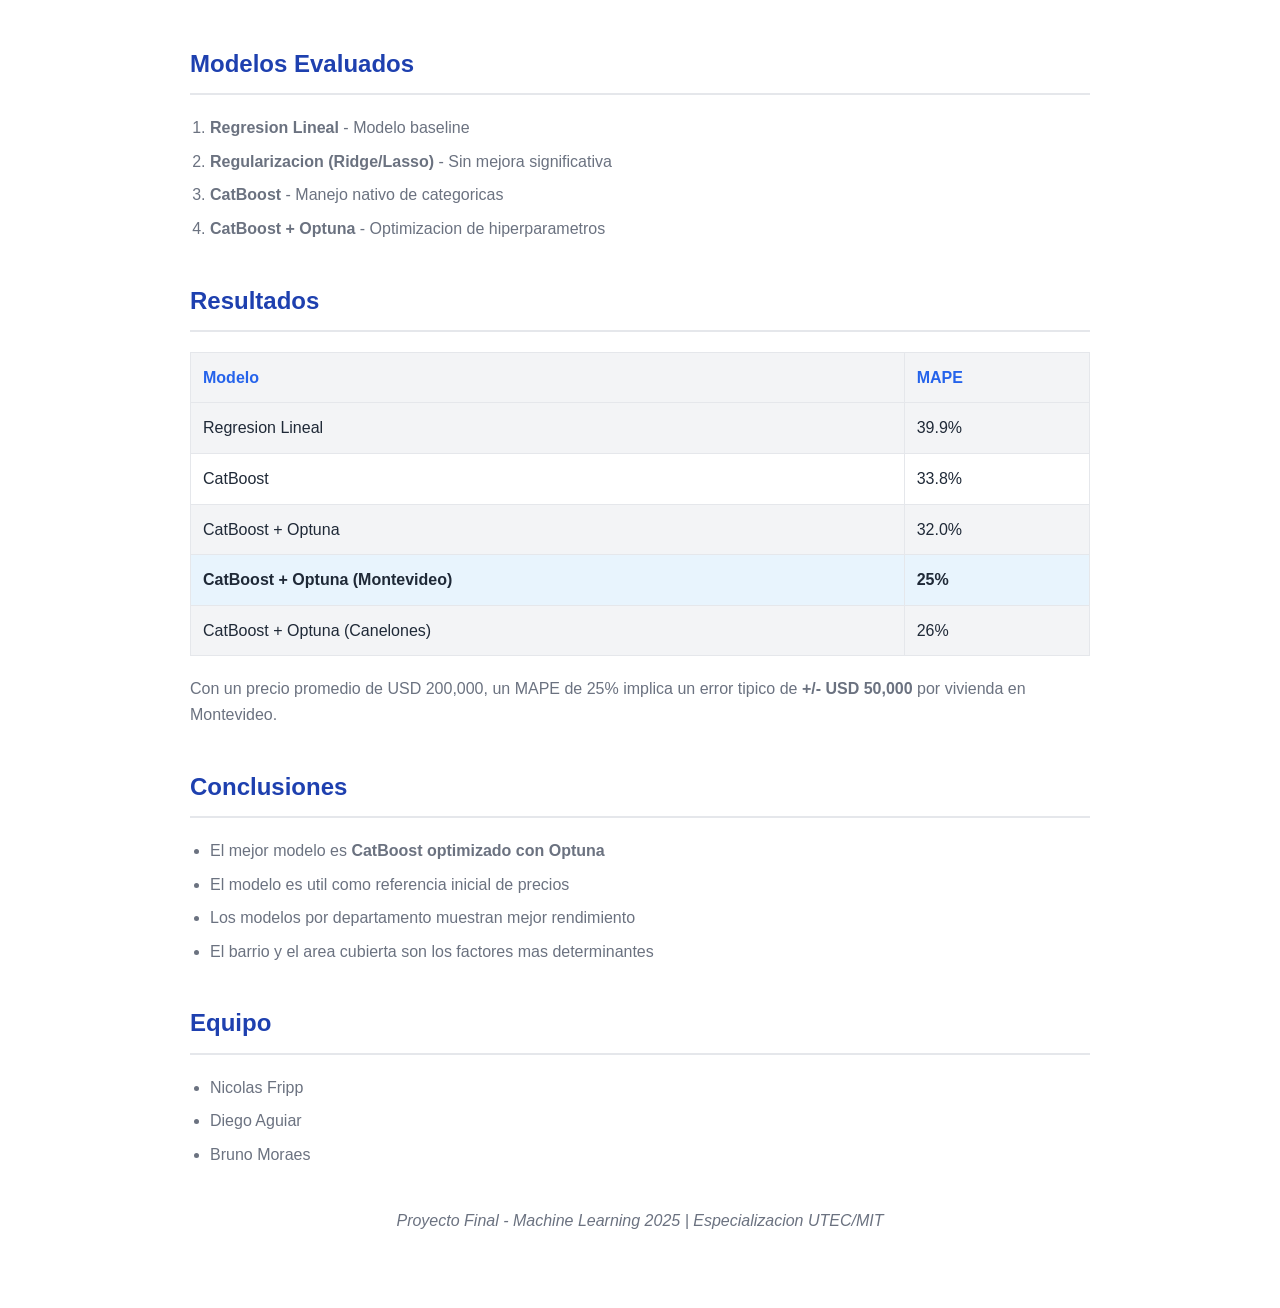
<file: projects/prediccion-casas/index.html>
<!DOCTYPE html>
<html lang="es">
<head>
    <meta charset="UTF-8">
    <meta name="viewport" content="width=device-width, initial-scale=1.0">
    <title>Prediccion de Precios de Casas | Bruno Moraes Portfolio</title>
    <link rel="stylesheet" href="../../assets/css/style.css">
    <style>
        .project-detail {
            padding: 60px 0;
        }
        .back-link {
            display: inline-block;
            margin-bottom: 30px;
            color: var(--primary-color);
            text-decoration: none;
        }
        .back-link:hover {
            text-decoration: underline;
        }
        .project-content {
            max-width: 900px;
            margin: 0 auto;
        }
        .project-content h1 {
            color: var(--primary-color);
            margin-bottom: 20px;
        }
        .project-content h2 {
            color: var(--secondary-color);
            margin-top: 40px;
            margin-bottom: 20px;
            border-bottom: 2px solid var(--border-color);
            padding-bottom: 10px;
        }
        .project-content h3 {
            color: var(--text-color);
            margin-top: 25px;
            margin-bottom: 15px;
        }
        .project-content p {
            color: var(--text-light);
            margin-bottom: 15px;
        }
        .project-content ul, .project-content ol {
            color: var(--text-light);
            margin-left: 20px;
            margin-bottom: 20px;
        }
        .project-content li {
            margin-bottom: 8px;
        }
        .results-table {
            width: 100%;
            border-collapse: collapse;
            margin: 20px 0;
        }
        .results-table th, .results-table td {
            border: 1px solid var(--border-color);
            padding: 12px;
            text-align: left;
        }
        .results-table th {
            background: var(--bg-secondary);
            color: var(--primary-color);
        }
        .results-table tr:nth-child(even) {
            background: var(--bg-secondary);
        }
        .highlight-row {
            background: #e8f4fd !important;
            font-weight: bold;
        }
        .tech-badges {
            display: flex;
            flex-wrap: wrap;
            gap: 10px;
            margin: 20px 0;
        }
        .tech-badges span {
            background: var(--primary-color);
            color: white;
            padding: 8px 16px;
            border-radius: 20px;
            font-size: 0.9em;
        }
        .stats-grid {
            display: grid;
            grid-template-columns: repeat(auto-fit, minmax(150px, 1fr));
            gap: 20px;
            margin: 30px 0;
        }
        .stat-box {
            background: var(--bg-secondary);
            padding: 25px;
            border-radius: 10px;
            text-align: center;
        }
        .stat-box .value {
            font-size: 2em;
            font-weight: bold;
            color: var(--primary-color);
        }
        .stat-box .label {
            color: var(--text-light);
            margin-top: 5px;
        }
    </style>
</head>
<body>
    <section class="project-detail">
        <div class="container">
            <a href="../../index.html" class="back-link">&larr; Volver al Portfolio</a>

            <div class="project-content">
                <h1>Prediccion de Precios de Casas en Uruguay</h1>

                <div class="tech-badges">
                    <span>Python</span>
                    <span>Pandas</span>
                    <span>CatBoost</span>
                    <span>Optuna</span>
                    <span>Scikit-learn</span>
                </div>

                <h2>Descripcion del Proyecto</h2>
                <p>
                    Modelo de Machine Learning para predecir el precio de casas a la venta en Uruguay,
                    utilizando datos reales de las principales plataformas inmobiliarias del pais:
                    <strong>Mercado Libre</strong> y <strong>El Gallito</strong>.
                </p>

                <h3>Objetivo</h3>
                <ul>
                    <li>Guiar la fijacion del precio de venta de una casa</li>
                    <li>Identificar propiedades sobre-valuadas o infra-valuadas</li>
                    <li>Detectar oportunidades de compra o correccion de precios</li>
                    <li>Analizar las variables mas relevantes en la determinacion del precio</li>
                </ul>

                <h2>Dataset</h2>

                <div class="stats-grid">
                    <div class="stat-box">
                        <div class="value">177K</div>
                        <div class="label">Observaciones Iniciales</div>
                    </div>
                    <div class="stat-box">
                        <div class="value">33</div>
                        <div class="label">Variables Originales</div>
                    </div>
                    <div class="stat-box">
                        <div class="value">14.3K</div>
                        <div class="label">Muestra Final</div>
                    </div>
                    <div class="stat-box">
                        <div class="value">11+1</div>
                        <div class="label">Variables Finales</div>
                    </div>
                </div>

                <h3>Variables Principales</h3>
                <table class="results-table">
                    <tr>
                        <th>Variable</th>
                        <th>Descripcion</th>
                    </tr>
                    <tr>
                        <td>NEIGHBORHOOD</td>
                        <td>Barrio de la propiedad</td>
                    </tr>
                    <tr>
                        <td>COVERED_AREA</td>
                        <td>Area cubierta en m2</td>
                    </tr>
                    <tr>
                        <td>BEDROOMS</td>
                        <td>Cantidad de dormitorios</td>
                    </tr>
                    <tr>
                        <td>FULL_BATHROOMS</td>
                        <td>Cantidad de banos</td>
                    </tr>
                    <tr>
                        <td>ADDRESS_STATE</td>
                        <td>Departamento</td>
                    </tr>
                    <tr>
                        <td>CONDITION</td>
                        <td>Estado de la propiedad</td>
                    </tr>
                    <tr>
                        <td><strong>PRICE</strong></td>
                        <td><strong>Variable objetivo (USD)</strong></td>
                    </tr>
                </table>

                <h2>Preprocesamiento</h2>
                <ul>
                    <li>Eliminacion de variables no informativas (IDs, descripciones)</li>
                    <li>Remocion de <strong>136,560 duplicados</strong> (77% de los datos)</li>
                    <li>Unificacion de datos de ambas fuentes</li>
                    <li>Imputacion de nulos por departamento y area cubierta</li>
                    <li>Conversion de precios a USD segun tipo de cambio historico</li>
                </ul>

                <h2>Modelos Evaluados</h2>
                <ol>
                    <li><strong>Regresion Lineal</strong> - Modelo baseline</li>
                    <li><strong>Regularizacion (Ridge/Lasso)</strong> - Sin mejora significativa</li>
                    <li><strong>CatBoost</strong> - Manejo nativo de categoricas</li>
                    <li><strong>CatBoost + Optuna</strong> - Optimizacion de hiperparametros</li>
                </ol>

                <h2>Resultados</h2>
                <table class="results-table">
                    <tr>
                        <th>Modelo</th>
                        <th>MAPE</th>
                    </tr>
                    <tr>
                        <td>Regresion Lineal</td>
                        <td>39.9%</td>
                    </tr>
                    <tr>
                        <td>CatBoost</td>
                        <td>33.8%</td>
                    </tr>
                    <tr>
                        <td>CatBoost + Optuna</td>
                        <td>32.0%</td>
                    </tr>
                    <tr class="highlight-row">
                        <td>CatBoost + Optuna (Montevideo)</td>
                        <td>25%</td>
                    </tr>
                    <tr>
                        <td>CatBoost + Optuna (Canelones)</td>
                        <td>26%</td>
                    </tr>
                </table>

                <p>
                    Con un precio promedio de USD 200,000, un MAPE de 25% implica un error tipico de
                    <strong>+/- USD 50,000</strong> por vivienda en Montevideo.
                </p>

                <h2>Conclusiones</h2>
                <ul>
                    <li>El mejor modelo es <strong>CatBoost optimizado con Optuna</strong></li>
                    <li>El modelo es util como referencia inicial de precios</li>
                    <li>Los modelos por departamento muestran mejor rendimiento</li>
                    <li>El barrio y el area cubierta son los factores mas determinantes</li>
                </ul>

                <h2>Equipo</h2>
                <ul>
                    <li>Nicolas Fripp</li>
                    <li>Diego Aguiar</li>
                    <li>Bruno Moraes</li>
                </ul>

                <p style="margin-top: 40px; text-align: center; color: var(--text-light);">
                    <em>Proyecto Final - Machine Learning 2025 | Especializacion UTEC/MIT</em>
                </p>
            </div>
        </div>
    </section>
</body>
</html>
</file>
<file: assets/css/style.css>
:root {
    --primary-color: #2563eb;
    --secondary-color: #1e40af;
    --accent-color: #3b82f6;
    --text-color: #1f2937;
    --text-light: #6b7280;
    --bg-color: #ffffff;
    --bg-secondary: #f3f4f6;
    --border-color: #e5e7eb;
    --gradient-start: #667eea;
    --gradient-end: #764ba2;
}

* {
    margin: 0;
    padding: 0;
    box-sizing: border-box;
}

body {
    font-family: 'Segoe UI', Tahoma, Geneva, Verdana, sans-serif;
    line-height: 1.6;
    color: var(--text-color);
    background-color: var(--bg-color);
}

.container {
    max-width: 1200px;
    margin: 0 auto;
    padding: 0 20px;
}

/* Header */
header {
    background: linear-gradient(135deg, var(--gradient-start), var(--gradient-end));
    color: white;
    padding: 80px 0;
    text-align: center;
}

.profile-img {
    width: 180px;
    height: 180px;
    border-radius: 50%;
    border: 5px solid white;
    box-shadow: 0 10px 30px rgba(0,0,0,0.2);
    margin-bottom: 25px;
    object-fit: cover;
}

header h1 {
    font-size: 2.8em;
    margin-bottom: 10px;
    font-weight: 700;
}

header .subtitle {
    font-size: 1.3em;
    opacity: 0.95;
    margin-bottom: 20px;
}

.social-links {
    margin-top: 25px;
}

.social-links a {
    color: white;
    text-decoration: none;
    margin: 0 15px;
    padding: 10px 25px;
    border: 2px solid white;
    border-radius: 30px;
    transition: all 0.3s ease;
    display: inline-block;
}

.social-links a:hover {
    background: white;
    color: var(--gradient-start);
}

/* About Section */
.about {
    padding: 80px 0;
    background: var(--bg-secondary);
}

.about h2 {
    text-align: center;
    font-size: 2.2em;
    margin-bottom: 30px;
    color: var(--primary-color);
}

.about p {
    max-width: 800px;
    margin: 0 auto;
    text-align: center;
    font-size: 1.15em;
    color: var(--text-light);
}

/* Projects Section */
.projects {
    padding: 80px 0;
}

.projects h2 {
    text-align: center;
    font-size: 2.2em;
    margin-bottom: 50px;
    color: var(--primary-color);
}

.project-grid {
    display: grid;
    grid-template-columns: repeat(auto-fit, minmax(350px, 1fr));
    gap: 30px;
}

.project-card {
    background: white;
    border-radius: 15px;
    overflow: hidden;
    box-shadow: 0 5px 20px rgba(0,0,0,0.1);
    transition: transform 0.3s ease, box-shadow 0.3s ease;
}

.project-card:hover {
    transform: translateY(-10px);
    box-shadow: 0 15px 40px rgba(0,0,0,0.15);
}

.project-header {
    background: linear-gradient(135deg, var(--gradient-start), var(--gradient-end));
    color: white;
    padding: 25px;
}

.project-header h3 {
    font-size: 1.4em;
    margin-bottom: 8px;
}

.project-tags {
    display: flex;
    flex-wrap: wrap;
    gap: 8px;
}

.project-tags span {
    background: rgba(255,255,255,0.2);
    padding: 4px 12px;
    border-radius: 20px;
    font-size: 0.85em;
}

.project-body {
    padding: 25px;
}

.project-body p {
    color: var(--text-light);
    margin-bottom: 20px;
}

.project-stats {
    display: grid;
    grid-template-columns: 1fr 1fr;
    gap: 15px;
    margin-bottom: 20px;
}

.stat {
    background: var(--bg-secondary);
    padding: 12px;
    border-radius: 8px;
    text-align: center;
}

.stat-value {
    font-size: 1.3em;
    font-weight: 700;
    color: var(--primary-color);
}

.stat-label {
    font-size: 0.85em;
    color: var(--text-light);
}

.tech-stack {
    display: flex;
    flex-wrap: wrap;
    gap: 8px;
    margin-bottom: 20px;
}

.tech-stack span {
    background: var(--bg-secondary);
    color: var(--text-color);
    padding: 5px 12px;
    border-radius: 5px;
    font-size: 0.85em;
}

.project-link {
    display: inline-block;
    background: var(--primary-color);
    color: white;
    padding: 12px 25px;
    border-radius: 8px;
    text-decoration: none;
    transition: background 0.3s ease;
    width: 100%;
    text-align: center;
}

.project-link:hover {
    background: var(--secondary-color);
}

/* Skills Section */
.skills {
    padding: 80px 0;
    background: var(--bg-secondary);
}

.skills h2 {
    text-align: center;
    font-size: 2.2em;
    margin-bottom: 50px;
    color: var(--primary-color);
}

.skills-grid {
    display: grid;
    grid-template-columns: repeat(auto-fit, minmax(250px, 1fr));
    gap: 25px;
    max-width: 900px;
    margin: 0 auto;
}

.skill-category {
    background: white;
    padding: 25px;
    border-radius: 12px;
    box-shadow: 0 3px 15px rgba(0,0,0,0.08);
}

.skill-category h4 {
    color: var(--primary-color);
    margin-bottom: 15px;
    font-size: 1.1em;
}

.skill-category ul {
    list-style: none;
}

.skill-category li {
    padding: 8px 0;
    color: var(--text-light);
    border-bottom: 1px solid var(--border-color);
}

.skill-category li:last-child {
    border-bottom: none;
}

/* Footer */
footer {
    background: var(--text-color);
    color: white;
    padding: 40px 0;
    text-align: center;
}

footer p {
    opacity: 0.8;
}

footer a {
    color: var(--accent-color);
    text-decoration: none;
}

/* Responsive */
@media (max-width: 768px) {
    header h1 {
        font-size: 2em;
    }

    .project-grid {
        grid-template-columns: 1fr;
    }

    .social-links a {
        display: block;
        margin: 10px auto;
        max-width: 200px;
    }
}
</file>
